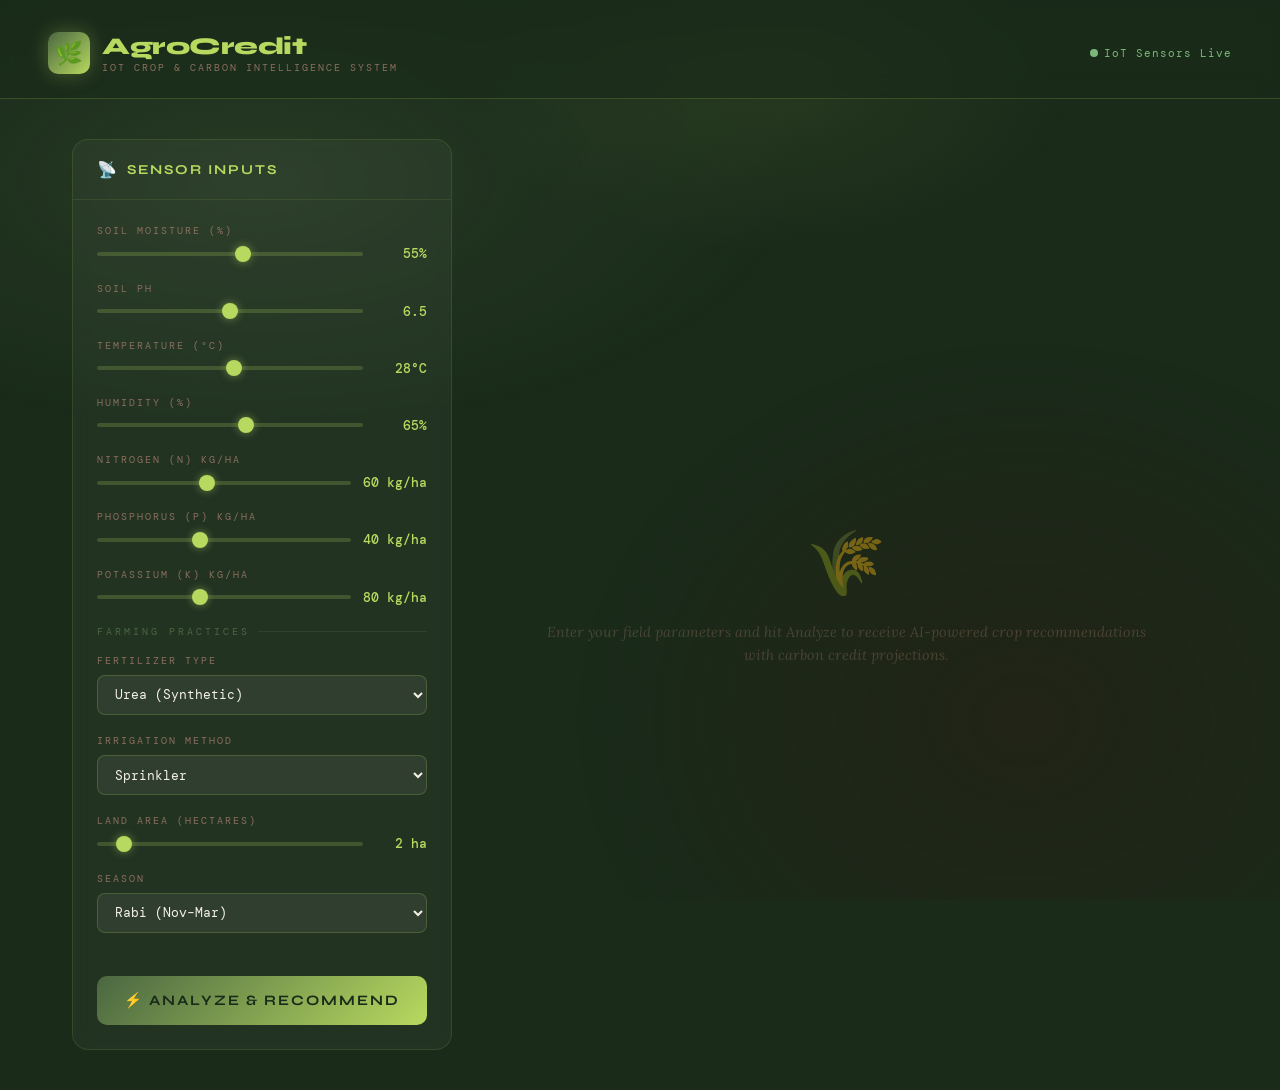
<file: dashboard.html>
<!DOCTYPE html>
<html lang="en">
<head>
<meta charset="UTF-8">
<meta name="viewport" content="width=device-width, initial-scale=1.0">
<title>AgroCredit — Smart Crop & Carbon Intelligence</title>
<link href="https://fonts.googleapis.com/css2?family=Syne:wght@400;600;700;800&family=DM+Mono:wght@300;400;500&family=Lora:ital,wght@0,400;0,600;1,400&display=swap" rel="stylesheet">
<link rel="stylesheet" href="dashboard.css">
</head>
<body>

<header>
  <div class="logo">
    <div class="logo-icon">🌿</div>
    <div class="logo-text">
      <h1>AgroCredit</h1>
      <p>IoT Crop & Carbon Intelligence System</p>
    </div>
  </div>
  <div class="status-bar">
    <div class="status-dot"><div class="pulse"></div> IoT Sensors Live</div>
    <button class="report-btn" id="reportBtn" onclick="downloadReport()">⬇ Download Report</button>
  </div>
</header>

<main>
  <!-- INPUT PANEL -->
  <div class="panel">
    <div class="panel-header">
      <span>📡</span>
      <h2>Sensor Inputs</h2>
    </div>
    <div class="panel-body">

      <div class="input-group">
        <label>Soil Moisture (%)</label>
        <div class="input-row">
          <input type="range" min="0" max="100" value="55" id="moisture" oninput="updateVal('moisture','moistureVal','%')">
          <span class="val-badge" id="moistureVal">55%</span>
        </div>
      </div>

      <div class="input-group">
        <label>Soil pH</label>
        <div class="input-row">
          <input type="range" min="4" max="9" step="0.1" value="6.5" id="ph" oninput="updateVal('ph','phVal','')">
          <span class="val-badge" id="phVal">6.5</span>
        </div>
      </div>

      <div class="input-group">
        <label>Temperature (°C)</label>
        <div class="input-row">
          <input type="range" min="10" max="45" value="28" id="temp" oninput="updateVal('temp','tempVal','°C')">
          <span class="val-badge" id="tempVal">28°C</span>
        </div>
      </div>

      <div class="input-group">
        <label>Humidity (%)</label>
        <div class="input-row">
          <input type="range" min="20" max="100" value="65" id="humidity" oninput="updateVal('humidity','humidityVal','%')">
          <span class="val-badge" id="humidityVal">65%</span>
        </div>
      </div>

      <div class="input-group">
        <label>Nitrogen (N) kg/ha</label>
        <div class="input-row">
          <input type="range" min="0" max="140" value="60" id="nitrogen" oninput="updateVal('nitrogen','nitrogenVal',' kg/ha')">
          <span class="val-badge" id="nitrogenVal">60 kg/ha</span>
        </div>
      </div>

      <div class="input-group">
        <label>Phosphorus (P) kg/ha</label>
        <div class="input-row">
          <input type="range" min="0" max="100" value="40" id="phosphorus" oninput="updateVal('phosphorus','phosphorusVal',' kg/ha')">
          <span class="val-badge" id="phosphorusVal">40 kg/ha</span>
        </div>
      </div>

      <div class="input-group">
        <label>Potassium (K) kg/ha</label>
        <div class="input-row">
          <input type="range" min="0" max="200" value="80" id="potassium" oninput="updateVal('potassium','potassiumVal',' kg/ha')">
          <span class="val-badge" id="potassiumVal">80 kg/ha</span>
        </div>
      </div>

      <div class="section-divider">Farming Practices</div>

      <div class="input-group">
        <label>Fertilizer Type</label>
        <select id="fertType">
          <option value="organic">Organic / Compost</option>
          <option value="urea" selected>Urea (Synthetic)</option>
          <option value="npk">NPK Compound</option>
          <option value="biofert">Biofertilizer</option>
        </select>
      </div>

      <div class="input-group">
        <label>Irrigation Method</label>
        <select id="irrigationType">
          <option value="drip">Drip Irrigation</option>
          <option value="sprinkler" selected>Sprinkler</option>
          <option value="flood">Flood Irrigation</option>
          <option value="rainfed">Rain-fed</option>
        </select>
      </div>

      <div class="input-group">
        <label>Land Area (Hectares)</label>
        <div class="input-row">
          <input type="range" min="0.5" max="20" step="0.5" value="2" id="area" oninput="updateVal('area','areaVal',' ha')">
          <span class="val-badge" id="areaVal">2 ha</span>
        </div>
      </div>

      <div class="input-group">
        <label>Season</label>
        <select id="season">
          <option value="kharif">Kharif (Jun–Oct)</option>
          <option value="rabi" selected>Rabi (Nov–Mar)</option>
          <option value="zaid">Zaid (Mar–Jun)</option>
          <option value="perennial">Perennial</option>
        </select>
      </div>

      <button class="analyze-btn" onclick="analyze()">⚡ Analyze &amp; Recommend</button>
    </div>
  </div>

  <!-- RESULTS PANEL -->
  <div class="right-col" id="rightCol">
    <div class="placeholder-state" id="placeholder">
      <div class="big-icon">🌾</div>
      <p>Enter your field parameters and hit Analyze to receive AI-powered crop recommendations with carbon credit projections.</p>
    </div>
  </div>
</main>

<!-- Loading Overlay -->
<div class="loading-overlay" id="loader">
  <div class="spinner"></div>
  <div class="loading-text">Analyzing Field Data…</div>
</div>

<script src="dashboard.js"></script>
</body>
</html>
</file>
<file: dashboard.css>
/* ═══════════════════════════════════════════════════════════════
   AgroCredit — Smart Crop & Carbon Intelligence Dashboard
   dashboard.css — Full stylesheet extracted from original file
   ═══════════════════════════════════════════════════════════════ */

/* ─── CSS VARIABLES ─────────────────────────────────────────── */
:root {
  --soil:   #2C1810;
  --earth:  #5C3D2E;
  --moss:   #4A6741;
  --leaf:   #7CB87A;
  --lime:   #B8D95F;
  --sky:    #A8D5E2;
  --gold:   #E8C547;
  --cream:  #F5F0E8;
  --bark:   #8B6F5E;
  --carbon: #1A2B1A;
  --glow:   rgba(184,217,95,0.15);
}

/* ─── RESET ─────────────────────────────────────────────────── */
* { margin: 0; padding: 0; box-sizing: border-box; }

/* ─── BASE ──────────────────────────────────────────────────── */
body {
  font-family: 'DM Mono', monospace;
  background: var(--carbon);
  color: var(--cream);
  min-height: 100vh;
  overflow-x: hidden;
}

/* ─── ANIMATED BACKGROUND ───────────────────────────────────── */
body::before {
  content: '';
  position: fixed;
  inset: 0;
  background:
    radial-gradient(ellipse 60% 40% at 20% 20%, rgba(74,103,65,0.25) 0%, transparent 70%),
    radial-gradient(ellipse 50% 60% at 80% 80%, rgba(44,24,16,0.4) 0%, transparent 70%),
    radial-gradient(ellipse 40% 30% at 60% 10%, rgba(184,217,95,0.08) 0%, transparent 60%);
  pointer-events: none;
  z-index: 0;
  animation: bgPulse 8s ease-in-out infinite alternate;
}

@keyframes bgPulse {
  from { opacity: 0.7; }
  to   { opacity: 1; }
}

/* ─── HEADER ────────────────────────────────────────────────── */
header {
  position: relative;
  z-index: 10;
  padding: 2rem 3rem 1.5rem;
  border-bottom: 1px solid rgba(184,217,95,0.2);
  display: flex;
  align-items: center;
  justify-content: space-between;
  background: rgba(26,43,26,0.6);
  backdrop-filter: blur(12px);
}

.logo {
  display: flex;
  align-items: center;
  gap: 0.75rem;
}

.logo-icon {
  width: 42px;
  height: 42px;
  background: linear-gradient(135deg, var(--moss), var(--lime));
  border-radius: 10px;
  display: flex;
  align-items: center;
  justify-content: center;
  font-size: 1.4rem;
  box-shadow: 0 0 20px rgba(184,217,95,0.3);
}

.logo-text h1 {
  font-family: 'Syne', sans-serif;
  font-size: 1.5rem;
  font-weight: 800;
  color: var(--lime);
  letter-spacing: -0.5px;
}

.logo-text p {
  font-size: 0.65rem;
  color: var(--bark);
  letter-spacing: 2px;
  text-transform: uppercase;
}

.status-bar {
  display: flex;
  gap: 1.5rem;
  align-items: center;
}

.status-dot {
  display: flex;
  align-items: center;
  gap: 0.4rem;
  font-size: 0.7rem;
  color: var(--leaf);
  letter-spacing: 1px;
}

.pulse {
  width: 8px;
  height: 8px;
  border-radius: 50%;
  background: var(--leaf);
  animation: pulse 2s ease-in-out infinite;
}

@keyframes pulse {
  0%, 100% { box-shadow: 0 0 0 0 rgba(124,184,122,0.6); }
  50%       { box-shadow: 0 0 0 6px rgba(124,184,122,0); }
}

/* ─── MAIN LAYOUT ───────────────────────────────────────────── */
main {
  position: relative;
  z-index: 1;
  max-width: 1200px;
  margin: 0 auto;
  padding: 2.5rem 2rem;
  display: grid;
  grid-template-columns: 380px 1fr;
  gap: 2rem;
}

/* ─── PANELS ────────────────────────────────────────────────── */
.panel {
  background: rgba(255,255,255,0.04);
  border: 1px solid rgba(184,217,95,0.12);
  border-radius: 16px;
  overflow: hidden;
  backdrop-filter: blur(8px);
}

.panel-header {
  padding: 1.2rem 1.5rem;
  border-bottom: 1px solid rgba(184,217,95,0.1);
  display: flex;
  align-items: center;
  gap: 0.6rem;
}

.panel-header h2 {
  font-family: 'Syne', sans-serif;
  font-size: 0.85rem;
  font-weight: 700;
  letter-spacing: 2px;
  text-transform: uppercase;
  color: var(--lime);
}

.panel-body {
  padding: 1.5rem;
}

/* ─── FORM INPUTS ───────────────────────────────────────────── */
.input-group {
  margin-bottom: 1.2rem;
}

.input-group label {
  display: block;
  font-size: 0.65rem;
  letter-spacing: 2px;
  text-transform: uppercase;
  color: var(--bark);
  margin-bottom: 0.5rem;
}

.input-row {
  display: flex;
  align-items: center;
  gap: 0.75rem;
}

.input-row input[type=range] {
  flex: 1;
  -webkit-appearance: none;
  height: 4px;
  background: rgba(184,217,95,0.2);
  border-radius: 2px;
  outline: none;
  cursor: pointer;
}

.input-row input[type=range]::-webkit-slider-thumb {
  -webkit-appearance: none;
  width: 16px;
  height: 16px;
  border-radius: 50%;
  background: var(--lime);
  cursor: pointer;
  box-shadow: 0 0 8px rgba(184,217,95,0.5);
}

.val-badge {
  min-width: 52px;
  text-align: right;
  font-size: 0.8rem;
  font-weight: 500;
  color: var(--lime);
}

select {
  width: 100%;
  background: rgba(255,255,255,0.06);
  border: 1px solid rgba(184,217,95,0.2);
  border-radius: 8px;
  color: var(--cream);
  font-family: 'DM Mono', monospace;
  font-size: 0.8rem;
  padding: 0.6rem 0.8rem;
  outline: none;
  cursor: pointer;
}

select option { background: #1A2B1A; }

.section-divider {
  font-size: 0.6rem;
  letter-spacing: 3px;
  text-transform: uppercase;
  color: var(--moss);
  margin: 1.2rem 0 1rem;
  display: flex;
  align-items: center;
  gap: 0.5rem;
}

.section-divider::after {
  content: '';
  flex: 1;
  height: 1px;
  background: rgba(74,103,65,0.3);
}

/* ─── ANALYZE BUTTON ────────────────────────────────────────── */
.analyze-btn {
  width: 100%;
  padding: 1rem;
  background: linear-gradient(135deg, var(--moss), var(--lime));
  border: none;
  border-radius: 10px;
  font-family: 'Syne', sans-serif;
  font-size: 0.9rem;
  font-weight: 700;
  letter-spacing: 2px;
  text-transform: uppercase;
  color: var(--carbon);
  cursor: pointer;
  transition: all 0.3s;
  margin-top: 1.5rem;
  position: relative;
  overflow: hidden;
}

.analyze-btn::after {
  content: '';
  position: absolute;
  inset: 0;
  background: linear-gradient(135deg, transparent, rgba(255,255,255,0.15), transparent);
  transform: translateX(-100%);
  transition: transform 0.5s;
}

.analyze-btn:hover {
  box-shadow: 0 0 30px rgba(184,217,95,0.4);
  transform: translateY(-1px);
}

.analyze-btn:hover::after { transform: translateX(100%); }
.analyze-btn:active { transform: translateY(0); }

/* ─── RIGHT COLUMN ──────────────────────────────────────────── */
.right-col {
  display: flex;
  flex-direction: column;
  gap: 1.5rem;
}

/* ─── CROP RESULT CARD ──────────────────────────────────────── */
.crop-result {
  padding: 2rem;
  background: linear-gradient(135deg, rgba(74,103,65,0.2), rgba(26,43,26,0.4));
  border: 1px solid rgba(184,217,95,0.25);
  border-radius: 16px;
  display: none;
  animation: fadeUp 0.6s ease forwards;
}

.crop-result.visible { display: block; }

@keyframes fadeUp {
  from { opacity: 0; transform: translateY(20px); }
  to   { opacity: 1; transform: translateY(0); }
}

.crop-top {
  display: flex;
  align-items: flex-start;
  justify-content: space-between;
  margin-bottom: 1.5rem;
}

.crop-name {
  font-family: 'Syne', sans-serif;
  font-size: 2.2rem;
  font-weight: 800;
  color: var(--lime);
  line-height: 1;
}

.crop-sub {
  font-size: 0.7rem;
  letter-spacing: 2px;
  color: var(--bark);
  margin-top: 0.3rem;
  text-transform: uppercase;
}

/* ─── CONFIDENCE RING ───────────────────────────────────────── */
.confidence-ring {
  position: relative;
  width: 72px;
  height: 72px;
}

.confidence-ring svg { transform: rotate(-90deg); }

.confidence-ring .ring-val {
  position: absolute;
  inset: 0;
  display: flex;
  align-items: center;
  justify-content: center;
  font-family: 'Syne', sans-serif;
  font-size: 1rem;
  font-weight: 700;
  color: var(--lime);
}

/* ─── TAGS ──────────────────────────────────────────────────── */
.crop-tags {
  display: flex;
  flex-wrap: wrap;
  gap: 0.5rem;
  margin-bottom: 1.5rem;
}

.tag {
  padding: 0.3rem 0.8rem;
  border-radius: 20px;
  font-size: 0.65rem;
  letter-spacing: 1px;
  text-transform: uppercase;
}

.tag-green { background: rgba(124,184,122,0.15); color: var(--leaf); border: 1px solid rgba(124,184,122,0.3); }
.tag-gold  { background: rgba(232,197,71,0.15);  color: var(--gold); border: 1px solid rgba(232,197,71,0.3); }
.tag-blue  { background: rgba(168,213,226,0.12); color: var(--sky);  border: 1px solid rgba(168,213,226,0.25); }

/* ─── METRICS GRID ──────────────────────────────────────────── */
.metrics-grid {
  display: grid;
  grid-template-columns: repeat(3, 1fr);
  gap: 1rem;
}

.metric-card {
  background: rgba(255,255,255,0.04);
  border: 1px solid rgba(184,217,95,0.1);
  border-radius: 12px;
  padding: 1.2rem 1rem;
  text-align: center;
}

.metric-icon { font-size: 1.5rem; margin-bottom: 0.4rem; }

.metric-val {
  font-family: 'Syne', sans-serif;
  font-size: 1.4rem;
  font-weight: 700;
  color: var(--lime);
}

.metric-val.negative { color: #E87A5D; }
.metric-val.gold     { color: var(--gold); }

.metric-label {
  font-size: 0.6rem;
  letter-spacing: 1.5px;
  text-transform: uppercase;
  color: var(--bark);
  margin-top: 0.2rem;
}

/* ─── CARBON PANEL ──────────────────────────────────────────── */
.carbon-panel {
  padding: 1.5rem;
  background: rgba(255,255,255,0.03);
  border: 1px solid rgba(184,217,95,0.1);
  border-radius: 14px;
}

.carbon-title {
  font-family: 'Syne', sans-serif;
  font-size: 0.75rem;
  font-weight: 700;
  letter-spacing: 2px;
  text-transform: uppercase;
  color: var(--leaf);
  margin-bottom: 1.2rem;
  display: flex;
  align-items: center;
  gap: 0.5rem;
}

/* ─── CARBON BARS ───────────────────────────────────────────── */
.carbon-bar-row {
  display: flex;
  align-items: center;
  gap: 0.8rem;
  margin-bottom: 0.8rem;
}

.carbon-bar-label {
  font-size: 0.68rem;
  color: var(--bark);
  width: 110px;
  flex-shrink: 0;
}

.carbon-bar-track {
  flex: 1;
  height: 8px;
  background: rgba(255,255,255,0.08);
  border-radius: 4px;
  overflow: hidden;
}

.carbon-bar-fill {
  height: 100%;
  border-radius: 4px;
  transition: width 1s cubic-bezier(.4,0,.2,1);
  width: 0%;
}

.bar-emission  { background: linear-gradient(90deg, #E87A5D, #E8A55D); }
.bar-sequester { background: linear-gradient(90deg, var(--moss), var(--lime)); }

.carbon-bar-num {
  font-size: 0.7rem;
  color: var(--cream);
  width: 65px;
  text-align: right;
}

/* ─── CREDIT BOX ────────────────────────────────────────────── */
.credit-box {
  margin-top: 1.2rem;
  padding: 1.2rem 1.5rem;
  background: linear-gradient(135deg, rgba(232,197,71,0.1), rgba(184,217,95,0.08));
  border: 1px solid rgba(232,197,71,0.3);
  border-radius: 12px;
  display: flex;
  align-items: center;
  justify-content: space-between;
}

.credit-left h3 {
  font-family: 'Syne', sans-serif;
  font-size: 1.1rem;
  font-weight: 700;
  color: var(--gold);
}

.credit-left p {
  font-size: 0.65rem;
  color: var(--bark);
  letter-spacing: 1px;
  text-transform: uppercase;
  margin-top: 0.2rem;
}

.credit-right { text-align: right; }

.credit-price {
  font-family: 'Syne', sans-serif;
  font-size: 1.8rem;
  font-weight: 800;
  color: var(--gold);
}

.credit-price-sub {
  font-size: 0.6rem;
  color: var(--bark);
}

/* ─── FUZZY LOGIC DISPLAY ───────────────────────────────────── */
.fuzzy-section {
  display: grid;
  grid-template-columns: repeat(3, 1fr);
  gap: 0.8rem;
  margin-top: 1rem;
}

.fuzzy-card {
  background: rgba(255,255,255,0.04);
  border: 1px solid rgba(184,217,95,0.1);
  border-radius: 10px;
  padding: 0.8rem;
  text-align: center;
}

.fuzzy-label {
  font-size: 0.6rem;
  letter-spacing: 1.5px;
  text-transform: uppercase;
  color: var(--bark);
  margin-bottom: 0.3rem;
}

.fuzzy-val {
  font-family: 'Syne', sans-serif;
  font-size: 0.85rem;
  font-weight: 700;
}

.fuzzy-low  { color: #A8D5E2; }
.fuzzy-med  { color: var(--gold); }
.fuzzy-high { color: #E87A5D; }
.fuzzy-good { color: var(--lime); }

/* ─── PLACEHOLDER STATE ─────────────────────────────────────── */
.placeholder-state {
  flex: 1;
  display: flex;
  flex-direction: column;
  align-items: center;
  justify-content: center;
  padding: 3rem;
  text-align: center;
  opacity: 0.4;
}

.placeholder-state .big-icon {
  font-size: 4rem;
  margin-bottom: 1rem;
}

.placeholder-state p {
  font-family: 'Lora', serif;
  font-style: italic;
  font-size: 0.9rem;
  color: var(--bark);
  line-height: 1.6;
}

/* ─── LOADING OVERLAY ───────────────────────────────────────── */
.loading-overlay {
  display: none;
  position: fixed;
  inset: 0;
  background: rgba(26,43,26,0.85);
  z-index: 100;
  align-items: center;
  justify-content: center;
  flex-direction: column;
  gap: 1rem;
  backdrop-filter: blur(8px);
}

.loading-overlay.active { display: flex; }

.spinner {
  width: 50px;
  height: 50px;
  border: 3px solid rgba(184,217,95,0.2);
  border-top-color: var(--lime);
  border-radius: 50%;
  animation: spin 0.8s linear infinite;
}

@keyframes spin { to { transform: rotate(360deg); } }

.loading-text {
  font-family: 'Syne', sans-serif;
  font-size: 0.8rem;
  letter-spacing: 3px;
  text-transform: uppercase;
  color: var(--lime);
}

/* ─── REPORT BUTTON ─────────────────────────────────────────── */
.report-btn {
  padding: 0.7rem 1.4rem;
  background: transparent;
  border: 1px solid rgba(232,197,71,0.4);
  border-radius: 8px;
  font-family: 'DM Mono', monospace;
  font-size: 0.7rem;
  letter-spacing: 1.5px;
  text-transform: uppercase;
  color: var(--gold);
  cursor: pointer;
  transition: all 0.3s;
  display: none;
}

.report-btn.visible {
  display: inline-flex;
  align-items: center;
  gap: 0.5rem;
}

.report-btn:hover { background: rgba(232,197,71,0.1); }

/* ─── ALTERNATIVES LIST ─────────────────────────────────────── */
.rec-list { margin-top: 1rem; }

.rec-item {
  display: flex;
  align-items: flex-start;
  gap: 0.6rem;
  padding: 0.6rem 0;
  border-bottom: 1px solid rgba(255,255,255,0.05);
  font-size: 0.72rem;
  color: var(--cream);
  line-height: 1.5;
}

.rec-item:last-child { border-bottom: none; }

.rec-dot {
  width: 6px;
  height: 6px;
  border-radius: 50%;
  background: var(--lime);
  margin-top: 0.35rem;
  flex-shrink: 0;
}

/* ─── RESPONSIVE ────────────────────────────────────────────── */
@media (max-width: 900px) {
  main { grid-template-columns: 1fr; }
  .metrics-grid { grid-template-columns: repeat(3, 1fr); }
  header { padding: 1.5rem; }
}

@media (max-width: 600px) {
  header { flex-direction: column; gap: 1rem; padding: 1rem; }
  main { padding: 1rem; }
  .panel-body { padding: 1rem; }
  .metrics-grid { grid-template-columns: repeat(3, 1fr); gap: 0.5rem; }
  .fuzzy-section { grid-template-columns: repeat(2, 1fr); }
  .credit-box { flex-direction: column; gap: 1rem; text-align: center; }
  .credit-right { text-align: center; }
}
</file>
